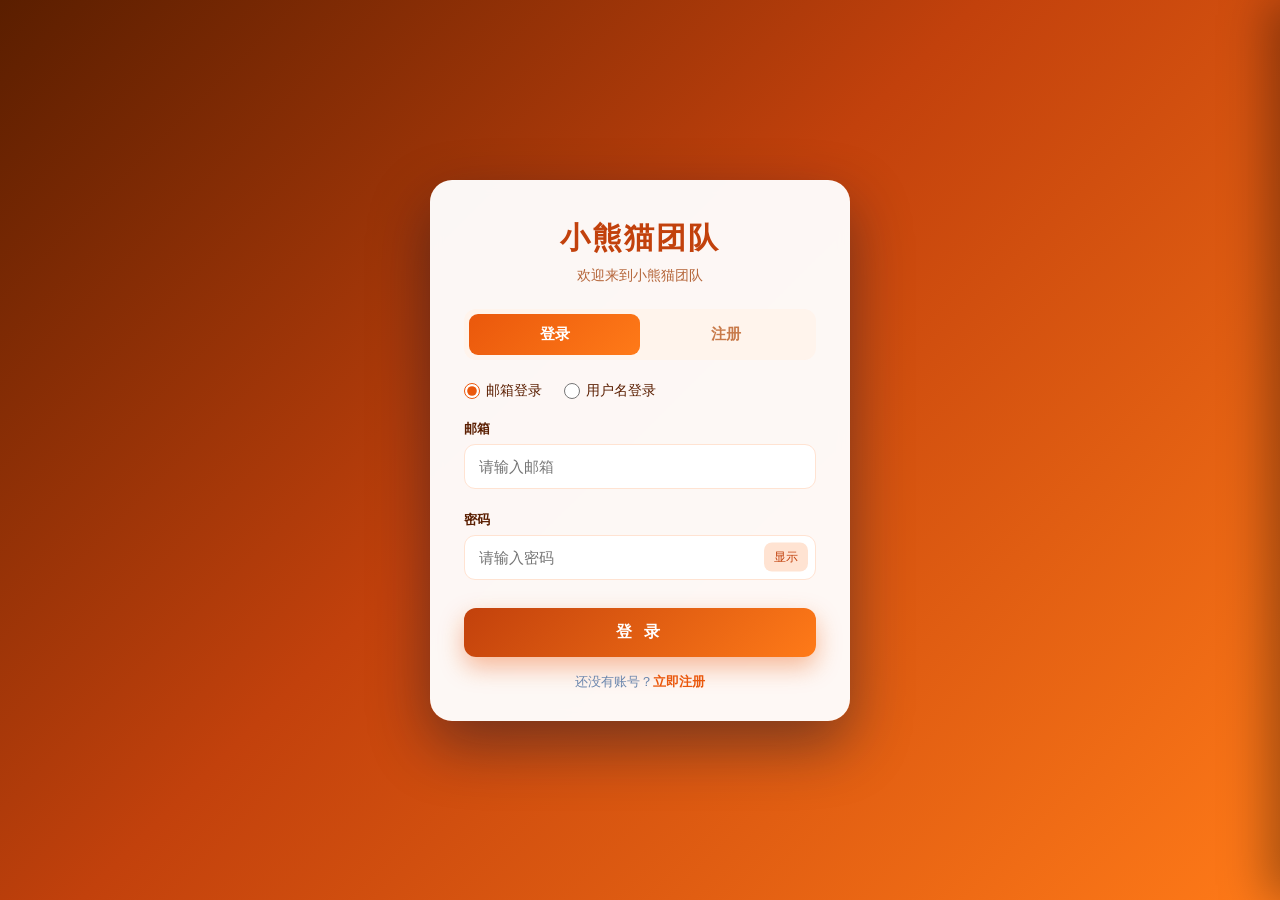
<file: index.html>
<!DOCTYPE html>
<html lang="zh-CN">
<head>
  <meta charset="UTF-8" />
  <meta name="viewport" content="width=device-width, initial-scale=1.0" />
  <title>小熊猫团队 · 欢迎加入</title>
  <link rel="stylesheet" href="style.css" />
</head>
<body>
  <div class="bg-bubbles">
    <span></span><span></span><span></span><span></span><span></span>
    <span></span><span></span><span></span><span></span><span></span>
  </div>

  <!-- 认证面板 -->
  <main id="auth-panel" class="panel">
    <div class="card">
      <h1 class="brand">小熊猫团队</h1>
      <p class="subtitle">欢迎来到小熊猫团队</p>

      <div class="tabs">
        <button id="tab-login" class="tab active" type="button">登录</button>
        <button id="tab-register" class="tab" type="button">注册</button>
        <div id="tab-indicator" class="tab-indicator"></div>
      </div>

      <!-- 登录表单 -->
      <form id="login-form" class="form" novalidate>
        <div class="login-mode">
          <label class="radio">
            <input type="radio" name="loginMode" value="email" checked />
            <span>邮箱登录</span>
          </label>
          <label class="radio">
            <input type="radio" name="loginMode" value="username" />
            <span>用户名登录</span>
          </label>
        </div>

        <div class="field">
          <label for="login-account" id="login-account-label">邮箱</label>
          <input type="text" id="login-account" autocomplete="username" placeholder="请输入邮箱" />
          <small class="error" id="login-account-error"></small>
        </div>

        <div class="field">
          <label for="login-password">密码</label>
          <div class="password-wrap">
            <input type="password" id="login-password" autocomplete="current-password" placeholder="请输入密码" />
            <button type="button" class="toggle-pw" data-target="login-password">显示</button>
          </div>
          <small class="error" id="login-password-error"></small>
        </div>

        <button type="submit" class="btn-primary">登 录</button>
        <p class="switch-hint">还没有账号？<a href="#" id="go-register">立即注册</a></p>
      </form>

      <!-- 注册表单 -->
      <form id="register-form" class="form hidden" novalidate>
        <div class="field">
          <label for="reg-email">邮箱</label>
          <input type="text" id="reg-email" autocomplete="email" placeholder="例如：name@example.com" />
          <small class="error" id="reg-email-error"></small>
        </div>

        <div class="field">
          <label for="reg-username">用户名</label>
          <input type="text" id="reg-username" autocomplete="username" placeholder="3-16位，字母/数字/下划线/中文" />
          <small class="error" id="reg-username-error"></small>
        </div>

        <div class="field">
          <label for="reg-password">密码</label>
          <div class="password-wrap">
            <input type="password" id="reg-password" autocomplete="new-password" placeholder="至少8位，含字母和数字" />
            <button type="button" class="toggle-pw" data-target="reg-password">显示</button>
          </div>
          <small class="error" id="reg-password-error"></small>
        </div>

        <div class="field">
          <label for="reg-confirm">确认密码</label>
          <input type="password" id="reg-confirm" autocomplete="new-password" placeholder="请再次输入密码" />
          <small class="error" id="reg-confirm-error"></small>
        </div>

        <button type="submit" class="btn-primary">注 册</button>
        <p class="switch-hint">已有账号？<a href="#" id="go-login">返回登录</a></p>
      </form>
    </div>
  </main>

  <!-- 成功页 / 主页：橙色背景 + 顶部菜单栏 + 右下角按钮 -->
  <section id="success-panel" class="success-panel hidden">
    <!-- 顶部菜单栏 -->
    <nav id="top-menu" class="top-menu">
      <span class="menu-item active" data-target="team">团队文件</span>
    </nav>

    <!-- 主内容区：团队文件 -->
    <div id="home-content" class="home-content">
      <div class="tf-page">
        <div class="tf-header">
          <div class="tf-titles">
            <div class="tf-title-row">
              <h2 class="tf-title">团队文件</h2>
              <span id="tf-cap" class="tf-cap">0.00 KB / 1.00 GB</span>
            </div>
            <p class="tf-note">注意：此文件库使用 GitHub 仓库系统，上传后若列表未立即显示，请点右侧「刷新」或稍等几秒。</p>
          </div>
          <div class="tf-header-actions">
            <button id="tf-refresh" class="tf-refresh-btn" title="刷新列表">
              <svg viewBox="0 0 24 24" width="18" height="18" fill="none" stroke="currentColor" stroke-width="2" stroke-linecap="round" stroke-linejoin="round"><path d="M23 4v6h-6"/><path d="M1 20v-6h6"/><path d="M3.51 9a9 9 0 0 1 14.85-3.36L23 10M1 14l4.64 4.36A9 9 0 0 0 20.49 15"/></svg>
            </button>
            <label class="tf-upload-btn">
              <svg viewBox="0 0 24 24" width="18" height="18" fill="none" stroke="currentColor" stroke-width="2" stroke-linecap="round" stroke-linejoin="round"><path d="M21 15v4a2 2 0 0 1-2 2H5a2 2 0 0 1-2-2v-4"/><polyline points="17 8 12 3 7 8"/><line x1="12" y1="3" x2="12" y2="15"/></svg>
              上传文件
              <input id="tf-file-input" type="file" multiple hidden />
            </label>
          </div>
        </div>
        <div id="tf-list" class="tf-list"></div>
      </div>
    </div>

    <!-- 加入成功 打字机覆盖层（仅注册时显示） -->
    <div id="join-overlay" class="join-overlay hidden">
      <h2 class="typewriter"><span id="type-text"></span><span class="caret">|</span></h2>
    </div>

    <!-- 右下角悬浮按钮（非菜单栏按钮） -->
    <div class="corner-actions">
      <button id="admin-btn" class="btn-ghost hidden">查看用户信息</button>
      <button id="logout-btn" class="btn-ghost">退出登录</button>
    </div>
  </section>

  <!-- 管理员面板 -->
  <section id="admin-panel" class="admin-panel hidden">
    <div class="admin-header">
      <h2>用户信息管理</h2>
      <button id="admin-back" class="btn-ghost dark">返回</button>
    </div>
    <div id="user-list" class="user-list"></div>
  </section>

  <!-- 右上角用户图标（默认小熊猫头像） -->
  <button id="user-avatar" class="user-avatar hidden" title="打开菜单" aria-label="用户菜单">
    <svg viewBox="0 0 64 64" width="26" height="26" aria-hidden="true">
      <circle cx="32" cy="35" r="20" fill="#ffffff"/>
      <circle cx="16" cy="18" r="9" fill="#1f2937"/>
      <circle cx="48" cy="18" r="9" fill="#1f2937"/>
      <circle cx="22" cy="31" r="6.5" fill="#1f2937"/>
      <circle cx="42" cy="31" r="6.5" fill="#1f2937"/>
      <circle cx="22" cy="31" r="2.6" fill="#ffffff"/>
      <circle cx="42" cy="31" r="2.6" fill="#ffffff"/>
      <ellipse cx="32" cy="42" rx="3.6" ry="2.6" fill="#1f2937"/>
    </svg>
  </button>

  <!-- 右侧滑出菜单 -->
  <div id="drawer-overlay" class="drawer-overlay"></div>
  <aside id="side-drawer" class="side-drawer">
    <div class="drawer-head">
      <span>菜单</span>
      <button id="drawer-close" class="drawer-close" aria-label="关闭">&times;</button>
    </div>
    <nav class="drawer-nav">
      <a id="goto-team-btn" class="drawer-item" href="https://www.luogu.com.cn/team/98149" target="_blank" rel="noopener">去主团队</a>
    </nav>
  </aside>

  <div id="toast" class="toast hidden"></div>

  <script src="app.js"></script>
</body>
</html>
</file>
<file: style.css>
:root {
  --orange-900: #5a1e00;
  --orange-700: #c2410c;
  --orange-600: #ea580c;
  --orange-500: #ff7a18;
  --orange-300: #ffb27a;
  --orange-100: #ffe3d2;
  --orange-50: #fff4ec;
  --ink: #5a2410;
}

* { box-sizing: border-box; margin: 0; padding: 0; }

body {
  font-family: -apple-system, "PingFang SC", "Microsoft YaHei", sans-serif;
  min-height: 100vh;
  background: linear-gradient(135deg, var(--orange-900) 0%, var(--orange-700) 45%, var(--orange-500) 100%);
  color: var(--ink);
  overflow: hidden;
  position: relative;
}

/* 背景气泡 */
.bg-bubbles { position: fixed; inset: 0; z-index: 0; overflow: hidden; }
.bg-bubbles span {
  position: absolute;
  bottom: -120px;
  width: 40px; height: 40px;
  background: rgba(255, 255, 255, 0.12);
  border-radius: 50%;
  animation: floatUp linear infinite;
}
.bg-bubbles span:nth-child(1) { left: 8%; width: 60px; height: 60px; animation-duration: 16s; }
.bg-bubbles span:nth-child(2) { left: 20%; width: 28px; height: 28px; animation-duration: 11s; animation-delay: 2s; }
.bg-bubbles span:nth-child(3) { left: 35%; width: 80px; height: 80px; animation-duration: 20s; animation-delay: 1s; }
.bg-bubbles span:nth-child(4) { left: 50%; width: 36px; height: 36px; animation-duration: 13s; animation-delay: 3s; }
.bg-bubbles span:nth-child(5) { left: 62%; width: 52px; height: 52px; animation-duration: 18s; animation-delay: 0.5s; }
.bg-bubbles span:nth-child(6) { left: 72%; width: 30px; height: 30px; animation-duration: 12s; animation-delay: 4s; }
.bg-bubbles span:nth-child(7) { left: 82%; width: 70px; height: 70px; animation-duration: 22s; animation-delay: 2.5s; }
.bg-bubbles span:nth-child(8) { left: 90%; width: 40px; height: 40px; animation-duration: 15s; animation-delay: 1.5s; }
.bg-bubbles span:nth-child(9) { left: 45%; width: 24px; height: 24px; animation-duration: 10s; animation-delay: 5s; }
.bg-bubbles span:nth-child(10) { left: 15%; width: 46px; height: 46px; animation-duration: 19s; animation-delay: 3.5s; }

@keyframes floatUp {
  0% { transform: translateY(0) scale(1); opacity: 0.6; }
  100% { transform: translateY(-110vh) scale(1.3); opacity: 0; }
}

/* 认证面板 */
.panel {
  position: relative; z-index: 2;
  min-height: 100vh;
  display: flex; align-items: center; justify-content: center;
  padding: 20px;
}

.card {
  width: 100%; max-width: 420px;
  background: rgba(255, 255, 255, 0.96);
  border-radius: 22px;
  padding: 38px 34px 30px;
  box-shadow: 0 24px 60px rgba(4, 18, 45, 0.45);
  backdrop-filter: blur(6px);
}

.brand {
  text-align: center;
  font-size: 30px; font-weight: 800;
  color: var(--orange-700);
  letter-spacing: 2px;
}
.subtitle {
  text-align: center;
  color: #b5663a;
  margin: 8px 0 24px;
  font-size: 14px;
}

/* Tabs */
.tabs {
  position: relative;
  display: flex;
  background: var(--orange-50);
  border-radius: 12px;
  padding: 5px;
  margin-bottom: 22px;
}
.tab {
  flex: 1;
  border: none;
  background: transparent;
  padding: 11px 0;
  font-size: 15px; font-weight: 600;
  color: #c87a4a;
  cursor: pointer;
  position: relative; z-index: 2;
  transition: color .25s;
}
.tab.active { color: #fff; }
.tab-indicator {
  position: absolute; top: 5px; left: 5px;
  width: calc(50% - 5px); height: calc(100% - 10px);
  background: linear-gradient(135deg, var(--orange-600), var(--orange-500));
  border-radius: 9px;
  transition: transform .3s cubic-bezier(.4,0,.2,1);
  z-index: 1;
}
.tab-indicator.right { transform: translateX(100%); }

/* 表单 */
.form { display: flex; flex-direction: column; gap: 16px; }
.hidden { display: none !important; }

.field { display: flex; flex-direction: column; gap: 6px; }
.field label { font-size: 13px; font-weight: 600; color: var(--orange-900); }

.field input {
  width: 100%;
  padding: 13px 14px;
  border: 1.5px solid var(--orange-100);
  border-radius: 11px;
  font-size: 15px;
  color: var(--ink);
  background: #fff;
  transition: border-color .2s, box-shadow .2s;
}
.field input:focus {
  outline: none;
  border-color: var(--orange-500);
  box-shadow: 0 0 0 4px rgba(255, 122, 24, 0.18);
}
.field input.invalid { border-color: #ef4444; }
.field input.valid { border-color: var(--orange-500); }

.error { font-size: 12px; color: #ef4444; min-height: 0; }

.password-wrap { position: relative; display: flex; }
.password-wrap input { flex: 1; padding-right: 64px; }
.toggle-pw {
  position: absolute; right: 8px; top: 50%; transform: translateY(-50%);
  border: none; background: var(--orange-100); color: var(--orange-700);
  font-size: 12px; padding: 6px 10px; border-radius: 8px; cursor: pointer;
}

.login-mode { display: flex; gap: 22px; margin-bottom: 4px; }
.radio { display: flex; align-items: center; gap: 6px; font-size: 14px; color: var(--orange-900); cursor: pointer; }
.radio input { accent-color: var(--orange-600); width: 16px; height: 16px; }

.btn-primary {
  margin-top: 6px;
  border: none;
  padding: 14px;
  border-radius: 12px;
  background: linear-gradient(135deg, var(--orange-700), var(--orange-500));
  color: #fff;
  font-size: 16px; font-weight: 700; letter-spacing: 4px;
  cursor: pointer;
  transition: transform .12s, box-shadow .2s;
  box-shadow: 0 10px 24px rgba(234, 88, 12, 0.4);
}
.btn-primary:hover { transform: translateY(-2px); box-shadow: 0 14px 30px rgba(234, 88, 12, 0.5); }
.btn-primary:active { transform: translateY(0); }

.switch-hint { text-align: center; font-size: 13px; color: #6a86ad; }
.switch-hint a { color: var(--orange-600); font-weight: 600; text-decoration: none; }

/* 成功页（橙色背景） */
.success-panel {
  position: fixed; inset: 0; z-index: 5;
  background: linear-gradient(135deg, #ff8a00 0%, #ff6a00 50%, #ff5400 100%);
  display: flex; align-items: center; justify-content: center;
}
.success-content { text-align: center; padding: 30px; }
.typewriter {
  color: #fff;
  font-size: clamp(34px, 7vw, 64px);
  font-weight: 800;
  letter-spacing: 4px;
  text-shadow: 0 4px 18px rgba(0,0,0,0.2);
  transition: opacity .8s ease;
}
.typewriter.fade-out { opacity: 0; }
.caret {
  color: #fff;
  animation: blink 1s steps(1) infinite;
  font-weight: 400;
}
@keyframes blink { 50% { opacity: 0; } }
.welcome-user { margin-top: 18px; color: rgba(255,255,255,0.92); font-size: 18px; }
.btn-ghost {
  margin-top: 30px;
  border: 2px solid rgba(255,255,255,0.85);
  background: transparent; color: #fff;
  padding: 10px 26px; border-radius: 30px;
  font-size: 14px; font-weight: 600; cursor: pointer;
  transition: background .2s;
}
.btn-ghost:hover { background: rgba(255,255,255,0.18); }

/* 顶部菜单栏 */
.top-menu {
  position: absolute; top: 0; left: 0; right: 0; z-index: 6;
  display: flex; align-items: center; gap: 8px;
  height: 56px; padding: 0 20px;
  background: rgba(0, 0, 0, 0.18);
  backdrop-filter: blur(4px);
}
.menu-item {
  color: rgba(255, 255, 255, 0.85);
  font-size: 15px; font-weight: 700; letter-spacing: 1px;
  padding: 8px 16px; border-radius: 10px; cursor: pointer;
  transition: background .2s, color .2s;
}
.menu-item:hover { background: rgba(255, 255, 255, 0.16); color: #fff; }
.menu-item.active { background: rgba(255, 255, 255, 0.24); color: #fff; }

/* 主内容区：团队文件 */
.home-content {
  position: absolute; inset: 56px 0 0 0; z-index: 6;
  overflow-y: auto;
}
.tf-page {
  min-height: 100%;
  background: #fff;
  padding: 22px clamp(16px, 5vw, 48px) 40px;
  transition: outline-color .15s;
}
.tf-page.drag { outline: 3px dashed #2563eb; outline-offset: -12px; }
.tf-header {
  display: flex; align-items: flex-start; justify-content: space-between;
  gap: 16px; flex-wrap: wrap;
  padding: 4px 0 18px; margin-bottom: 18px;
  border-bottom: 1px solid #eef0f3;
}
.tf-titles { display: flex; flex-direction: column; gap: 6px; min-width: 0; }
.tf-title-row { display: flex; align-items: baseline; gap: 14px; flex-wrap: wrap; }
.tf-title { font-size: 22px; font-weight: 800; color: #111; letter-spacing: 1px; }
.tf-cap { font-size: 13px; color: #888; }
.tf-note { margin: 0; font-size: 12px; color: #999; font-style: italic; }
.tf-header-actions { display: flex; align-items: center; gap: 10px; flex-shrink: 0; }
.tf-refresh-btn {
  display: inline-flex; align-items: center; justify-content: center;
  width: 40px; height: 40px;
  background: #e8f0fe; color: #2563eb;
  border: 1px solid #c7dbff; border-radius: 10px; cursor: pointer;
  transition: background .2s, transform .3s;
}
.tf-refresh-btn:hover { background: #d6e6fd; }
.tf-refresh-btn:active { transform: rotate(180deg); }
.tf-upload-btn {
  display: inline-flex; align-items: center; gap: 7px;
  background: #e8f0fe; color: #2563eb;
  border: 1px solid #c7dbff; border-radius: 10px;
  padding: 9px 16px; font-size: 14px; font-weight: 700; cursor: pointer;
  transition: background .2s;
}
.tf-upload-btn:hover { background: #d6e6fd; }
.tf-list { display: flex; flex-direction: column; gap: 12px; }
.tf-row {
  display: flex; align-items: center; gap: 14px;
  background: #fff; border: 1px solid #eef0f3; border-radius: 12px; padding: 14px 16px;
  box-shadow: 0 1px 4px rgba(0,0,0,0.04);
}
.tf-icon { flex-shrink: 0; width: 38px; height: 38px; color: #94a3b8; }
.tf-meta { flex: 1; min-width: 0; }
.tf-name { font-size: 15px; font-weight: 700; color: #111827; word-break: break-all; }
.tf-sub { margin-top: 4px; font-size: 12px; color: #9ca3af; display: flex; gap: 10px; flex-wrap: wrap; }
.tf-uploader { font-weight: 700; }
.tf-actions { display: flex; gap: 8px; flex-shrink: 0; }
.tf-act {
  width: 34px; height: 34px; border: none; border-radius: 8px; cursor: pointer;
  display: flex; align-items: center; justify-content: center;
  background: #f3f4f6; color: #6b7280;
  transition: background .15s, color .15s;
}
.tf-act:hover { background: #e5e7eb; }
.tf-act.edit:hover { background: #e8f0fe; color: #2563eb; }
.tf-act.dl:hover { background: #e8f0fe; color: #2563eb; }
.tf-act.del:hover { background: #fde8e8; color: #dc2626; }
.tf-empty { text-align: center; color: #9ca3af; font-size: 14px; padding: 40px 0; }

/* 加入成功 覆盖层（仅注册时显示，3秒后淡出） */
.join-overlay {
  position: absolute; inset: 0; z-index: 12;
  background: linear-gradient(135deg, #ff8a00 0%, #ff6a00 50%, #ff5400 100%);
  display: flex; align-items: center; justify-content: center;
  transition: opacity .8s ease;
}
.join-overlay.hidden { display: none !important; }
.join-overlay.fade-out { opacity: 0; }

/* 右下角悬浮按钮（非菜单栏按钮） */
.corner-actions {
  position: absolute; right: 22px; bottom: 22px; z-index: 7;
  display: flex; flex-direction: column; gap: 12px; align-items: flex-end;
}
/* 右下角按钮：用半透明深色底，避免在橙色背景上看不清 */
.corner-actions .btn-ghost {
  margin-top: 0;
  border: 2px solid #fff;
  background: rgba(0, 0, 0, 0.42);
  color: #fff;
  box-shadow: 0 3px 12px rgba(0, 0, 0, 0.3);
}
.corner-actions .btn-ghost:hover { background: rgba(0, 0, 0, 0.6); }

/* Toast */
.toast {
  position: fixed; bottom: 30px; left: 50%; transform: translateX(-50%);
  background: #7a2e00; color: #fff;
  padding: 12px 22px; border-radius: 12px;
  font-size: 14px; z-index: 20;
  box-shadow: 0 10px 30px rgba(0,0,0,0.3);
  transition: opacity .25s, transform .25s;
}
.toast.hidden { opacity: 0; pointer-events: none; transform: translateX(-50%) translateY(10px); }
.toast.error { background: #dc2626; }
.toast.success { background: var(--orange-700); }

/* 管理员面板 */
.admin-panel {
  position: fixed; inset: 0; z-index: 8;
  background: linear-gradient(135deg, var(--orange-900) 0%, var(--orange-700) 50%, var(--orange-500) 100%);
  overflow-y: auto;
  padding: 28px 20px 60px;
}
.admin-header {
  max-width: 1000px; margin: 0 auto 22px;
  display: flex; align-items: center; justify-content: space-between;
}
.admin-header h2 { color: #fff; font-size: 24px; font-weight: 800; letter-spacing: 2px; }
.btn-ghost.dark {
  border-color: rgba(255,255,255,0.85); color: #fff;
  background: transparent;
}
.btn-ghost.dark:hover { background: rgba(255,255,255,0.18); }

.user-list {
  max-width: 1000px; margin: 0 auto;
  display: grid; gap: 16px;
  grid-template-columns: repeat(auto-fill, minmax(280px, 1fr));
}
.user-card {
  background: #fff;
  border-radius: 16px;
  padding: 18px 18px 16px;
  box-shadow: 0 14px 30px rgba(60, 20, 0, 0.3);
  position: relative;
  display: flex; flex-direction: column; gap: 9px;
}
.user-card.banned { opacity: 0.72; border: 2px solid #dc2626; }
.user-card .row { font-size: 13px; color: #5a2410; line-height: 1.5; word-break: break-all; }
.user-card .row b { color: var(--orange-700); margin-right: 6px; }
.user-card .uname { font-size: 17px; font-weight: 800; color: var(--orange-900); margin-bottom: 2px; }
.status-dot {
  display: inline-block; width: 9px; height: 9px; border-radius: 50%;
  margin-right: 6px; vertical-align: middle;
}
.status-dot.on { background: #16a34a; box-shadow: 0 0 0 3px rgba(22,163,74,0.25); }
.status-dot.off { background: #9ca3af; }
.badge-admin {
  position: absolute; top: 14px; right: 14px;
  background: var(--orange-600); color: #fff;
  font-size: 11px; padding: 3px 9px; border-radius: 20px; font-weight: 700;
}
.badge-banned {
  position: absolute; top: 14px; right: 14px;
  background: #dc2626; color: #fff;
  font-size: 11px; padding: 3px 9px; border-radius: 20px; font-weight: 700;
}
.ban-btn {
  margin-top: 6px; border: none; cursor: pointer;
  padding: 9px; border-radius: 10px; font-size: 14px; font-weight: 700;
  background: #dc2626; color: #fff;
  transition: background .2s;
}
.ban-btn.unban { background: var(--orange-600); }
.ban-btn:hover { filter: brightness(1.08); }

/* 右上角用户图标（默认小熊猫头像） */
.user-avatar {
  position: fixed; top: 18px; right: 18px; z-index: 15;
  width: 46px; height: 46px; border-radius: 50%;
  border: 2px solid rgba(255,255,255,0.9);
  background: #fff;
  display: flex; align-items: center; justify-content: center;
  cursor: pointer;
  box-shadow: 0 6px 18px rgba(0,0,0,0.28);
  transition: transform .2s;
}
.user-avatar:hover { transform: scale(1.07); }

/* 右侧滑出菜单 */
.drawer-overlay {
  position: fixed; inset: 0; z-index: 14;
  background: rgba(0,0,0,0.42);
  opacity: 0; pointer-events: none;
  transition: opacity .3s;
}
.drawer-overlay.open { opacity: 1; pointer-events: auto; }
.side-drawer {
  position: fixed; top: 0; right: 0; z-index: 16;
  width: 280px; max-width: 80vw; height: 100%;
  background: linear-gradient(180deg, var(--orange-700) 0%, var(--orange-500) 100%);
  box-shadow: -12px 0 44px rgba(0,0,0,0.35);
  transform: translateX(100%);
  transition: transform .32s cubic-bezier(.4,0,.2,1);
  display: flex; flex-direction: column;
  padding: 22px 18px;
}
.side-drawer.open { transform: translateX(0); }
.drawer-head {
  display: flex; align-items: center; justify-content: space-between;
  color: #fff; font-size: 18px; font-weight: 800; margin-bottom: 22px;
}
.drawer-close {
  border: 2px solid #000; background: #ffffff; color: #000;
  width: 38px; height: 38px; border-radius: 50%;
  font-size: 24px; font-weight: 900; line-height: 1;
  display: flex; align-items: center; justify-content: center;
  cursor: pointer; box-shadow: 0 2px 8px rgba(0,0,0,0.3);
  transition: transform .15s, background .2s;
}
.drawer-close:hover { transform: scale(1.08); background: #f2f2f2; }
.drawer-nav { display: flex; flex-direction: column; gap: 12px; }
.drawer-item {
  display: block; text-align: left;
  border: 2px solid rgba(255,255,255,0.85);
  background: transparent; color: #fff;
  padding: 14px 16px; border-radius: 12px;
  font-size: 15px; font-weight: 600; cursor: pointer;
  text-decoration: none;
  transition: background .2s;
}
.drawer-item:hover { background: rgba(255,255,255,0.18); }
</file>
